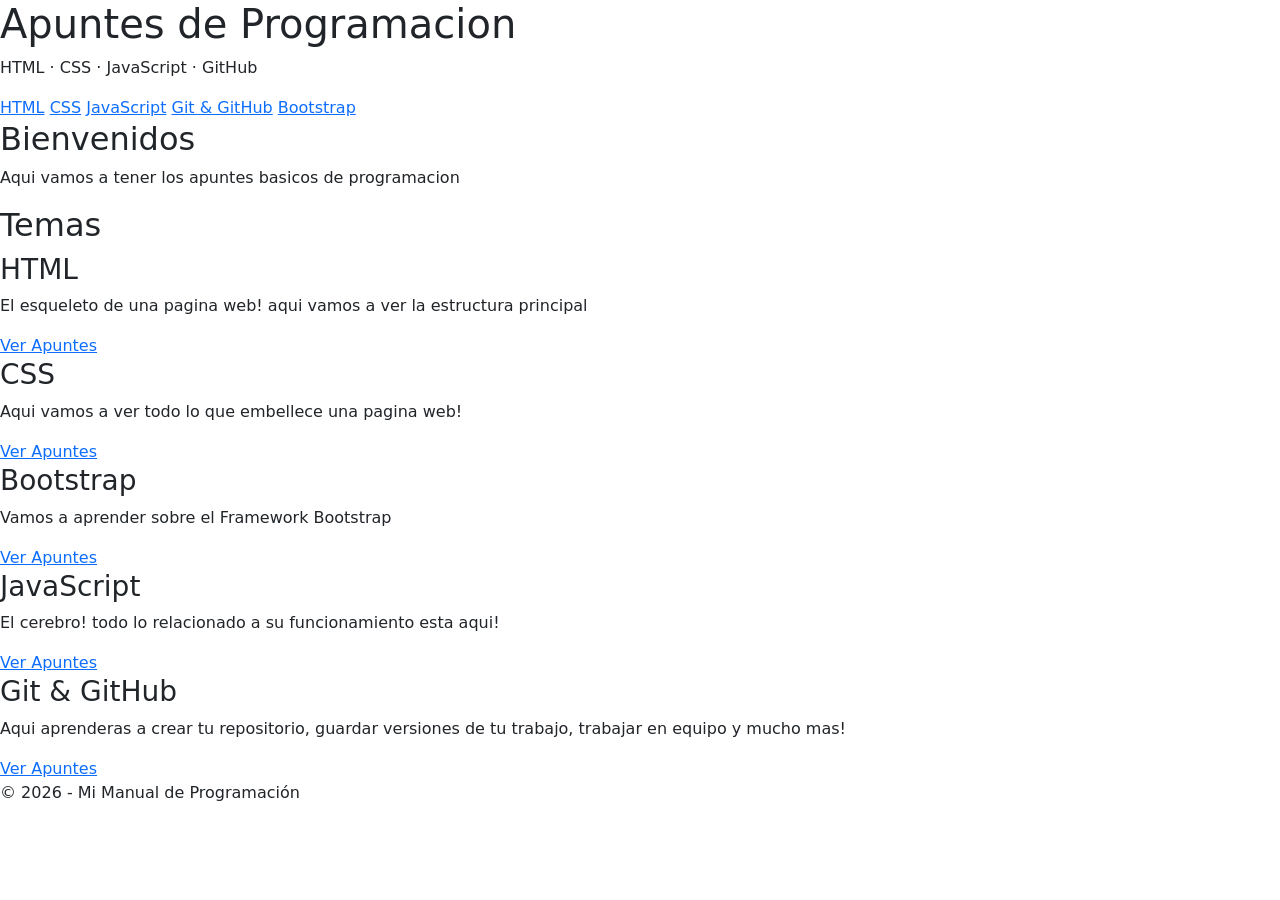
<file: index.html>
<!DOCTYPE html>
<html lang="es">
<head>
    <meta charset="UTF-8">
    <meta name="viewport" content="width=device-width, initial-scale=1.0">
    <title>Mi manual de Programacion</title>
    <link href="https://cdn.jsdelivr.net/npm/bootstrap@5.3.3/dist/css/bootstrap.min.css" rel="stylesheet">

</head>
<body>
    <header>
        <h1>Apuntes de Programacion</h1>
        <p>HTML · CSS · JavaScript · GitHub</p>
    </header>
    <nav>
<a href="html.html">HTML</a>
<a href="css.html">CSS</a>
<a href="javascript.html">JavaScript</a>
<a href="github.html">Git & GitHub</a>
<a href="bootstrap.html">Bootstrap</a>
    </nav>
<main>
<section>
    <h2>Bienvenidos</h2>
    <p>Aqui vamos a tener los apuntes basicos de programacion</p>
</section>

<section>
<h2>Temas</h2>

<article>
    <h3>HTML</h3>
    <p>El esqueleto de una pagina web! aqui vamos a ver la estructura principal</p>
    <a href="html.html">Ver Apuntes</a>
</article>

<article>
    <h3>CSS</h3>
    <p>Aqui vamos a ver todo lo que embellece una pagina web!</p>
    <a href="css.html">Ver Apuntes</a>
</article>

<article>
<h3>Bootstrap</h3>
<p>Vamos a aprender sobre el Framework Bootstrap</p>
<a href="bootstrap.html">Ver Apuntes</a>
</article>

<article>
    <h3>JavaScript</h3>
    <p>El cerebro! todo lo relacionado a su funcionamiento esta aqui!</p>
    <a href="javascript.html">Ver Apuntes</a>
</article>

<article>
    <h3>Git & GitHub</h3>
    <p>Aqui aprenderas a crear tu repositorio, guardar versiones de tu trabajo, trabajar en equipo y mucho mas!</p>
    <a href="github.html">Ver Apuntes</a>
</article>
</section>
</main>

<footer>
<p>
    &copy; 2026 - Mi Manual de Programación
</p>
</footer>
<script src="https://cdn.jsdelivr.net/npm/bootstrap@5.3.3/dist/js/bootstrap.bundle.min.js"></script>
</body>
</html>
</file>
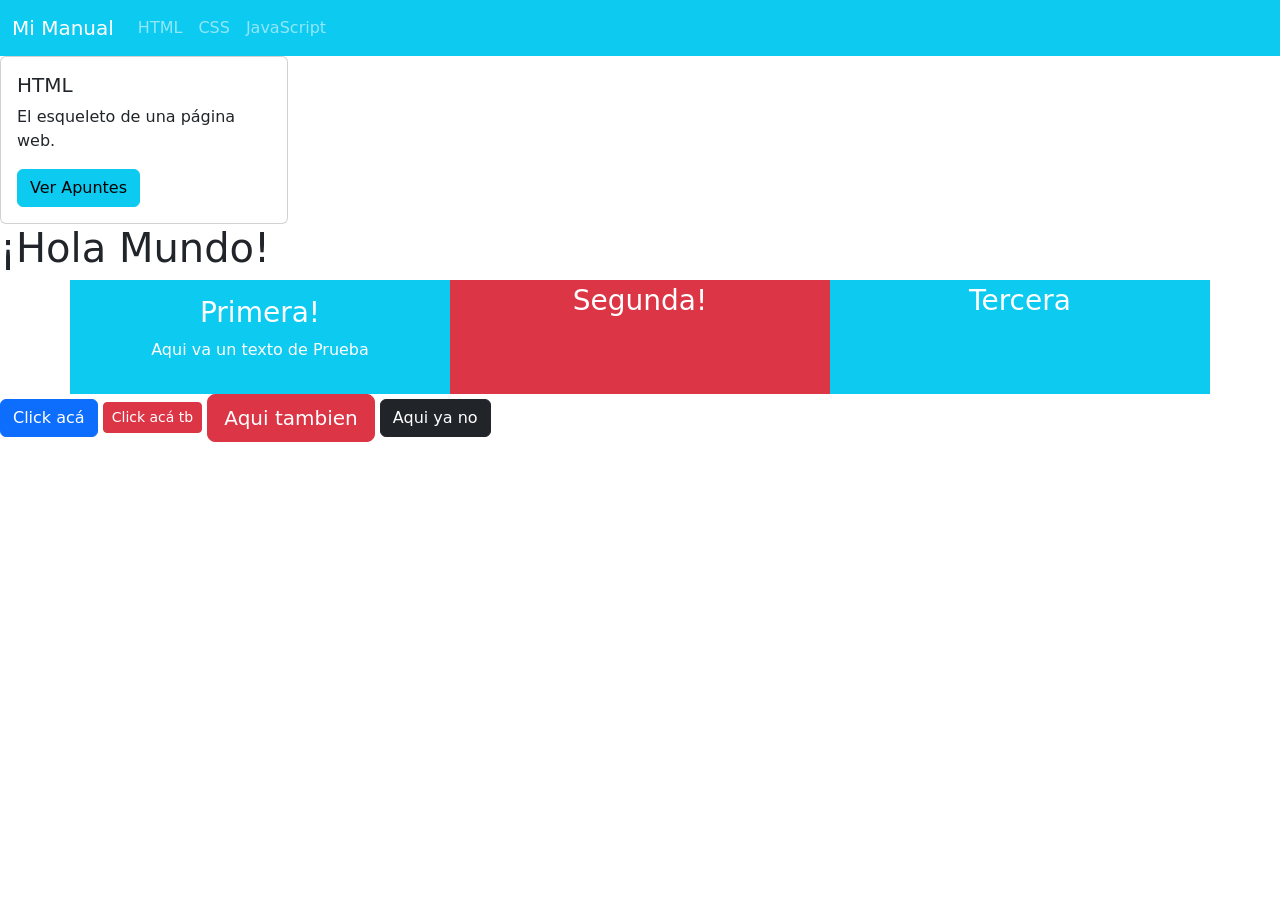
<file: bootstrap.html>
<!DOCTYPE html>
<html lang="es">
<head>
    <meta charset="UTF-8">
    <meta name="viewport" content="width=device-width, initial-scale=1.0">
    <title>Bootstrap</title>
  <!--  <link rel="stylesheet" href="style.css">-->
    <link href="https://cdn.jsdelivr.net/npm/bootstrap@5.3.3/dist/css/bootstrap.min.css" rel="stylesheet">

</head>
<body>
    <nav class="navbar navbar-expand-sm navbar-dark bg-info">
  <div class="container-fluid">
    <a class="navbar-brand" href="#">Mi Manual</a>
    
    <button class="navbar-toggler" type="button" data-bs-toggle="collapse" data-bs-target="#navbarNav">
      <span class="navbar-toggler-icon"></span>
    </button>

    <div class="collapse navbar-collapse" id="navbarNav">
      <ul class="navbar-nav">
        <li class="nav-item">
          <a class="nav-link" href="html.html">HTML</a>
        </li>
        <li class="nav-item">
          <a class="nav-link" href="css.html">CSS</a>
        </li>
        <li class="nav-item">
            <a class="nav-link" href="javascript.html">JavaScript</a>
        </li>   
      </ul>
    </div>
  </div>
</nav>
<div class="card" style="width: 18rem;">
  <div class="card-body">
    <h5 class="card-title">HTML</h5>
    <p class="card-text">El esqueleto de una página web.</p>
    <a href="html.html" class="btn btn-info">Ver Apuntes</a>
  </div>
</div>
    <h1>¡Hola Mundo!</h1>
  <div class="container">
    <div class="row">
        <div class="col-12 col-md-4 bg-info p-3 text-center text-white">
            <h3>Primera!</h3>
        <p>Aqui va un texto de Prueba</p></div>
        <div class="col-12 col-md-4 bg-danger text-white p-1 text-center">
            <h3>Segunda!</h3>
        </div>
        <div class="col-12 col-md-4 bg-info text-white p-1 text-center">
            <h3>Tercera</h3>
        </div>
    </div>
  </div>
  <button class="btn btn-primary">Click acá</button>
    <button class="btn btn-danger btn-sm">Click acá tb</button>
    <button class="btn btn-danger btn-lg">Aqui tambien</button>
    <button class="btn btn-dark btn-info">Aqui ya no</button>

    <script src="https://cdn.jsdelivr.net/npm/bootstrap@5.3.3/dist/js/bootstrap.bundle.min.js"></script>
</body>
</html>
</file>
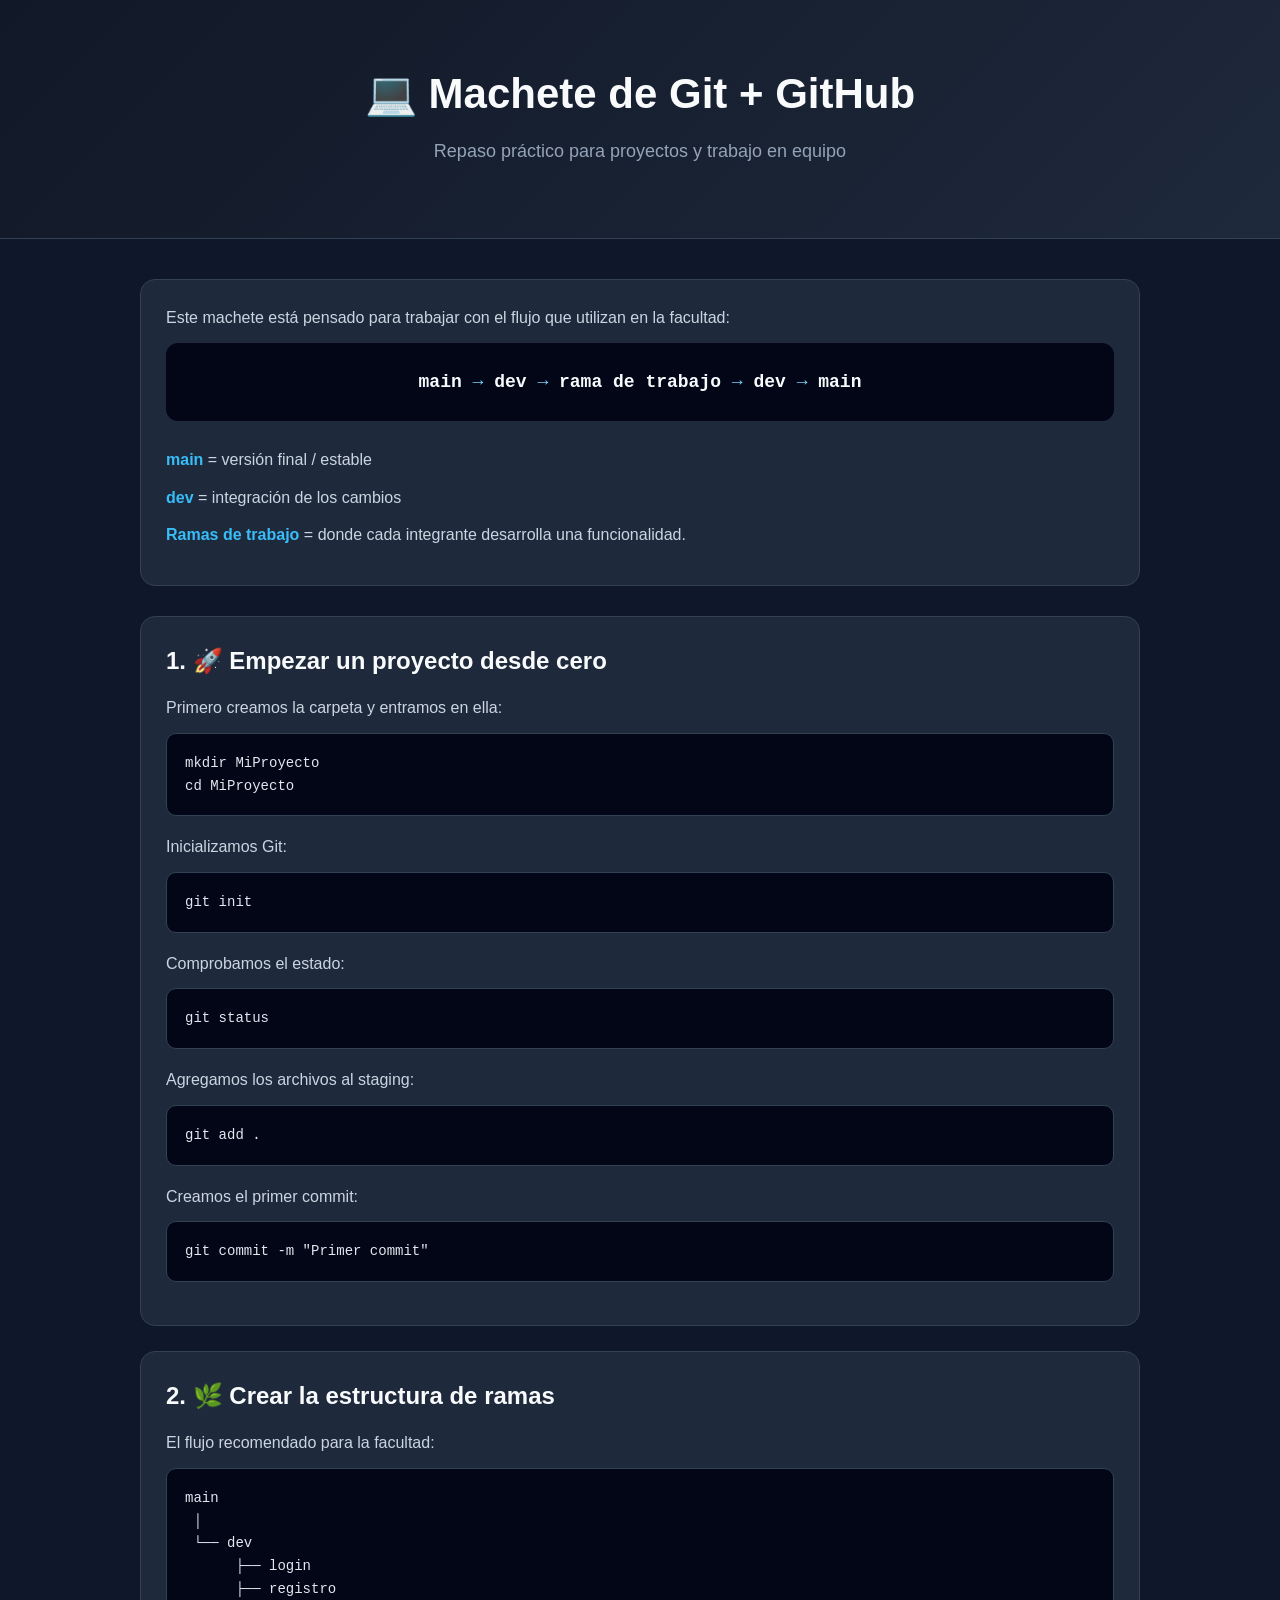
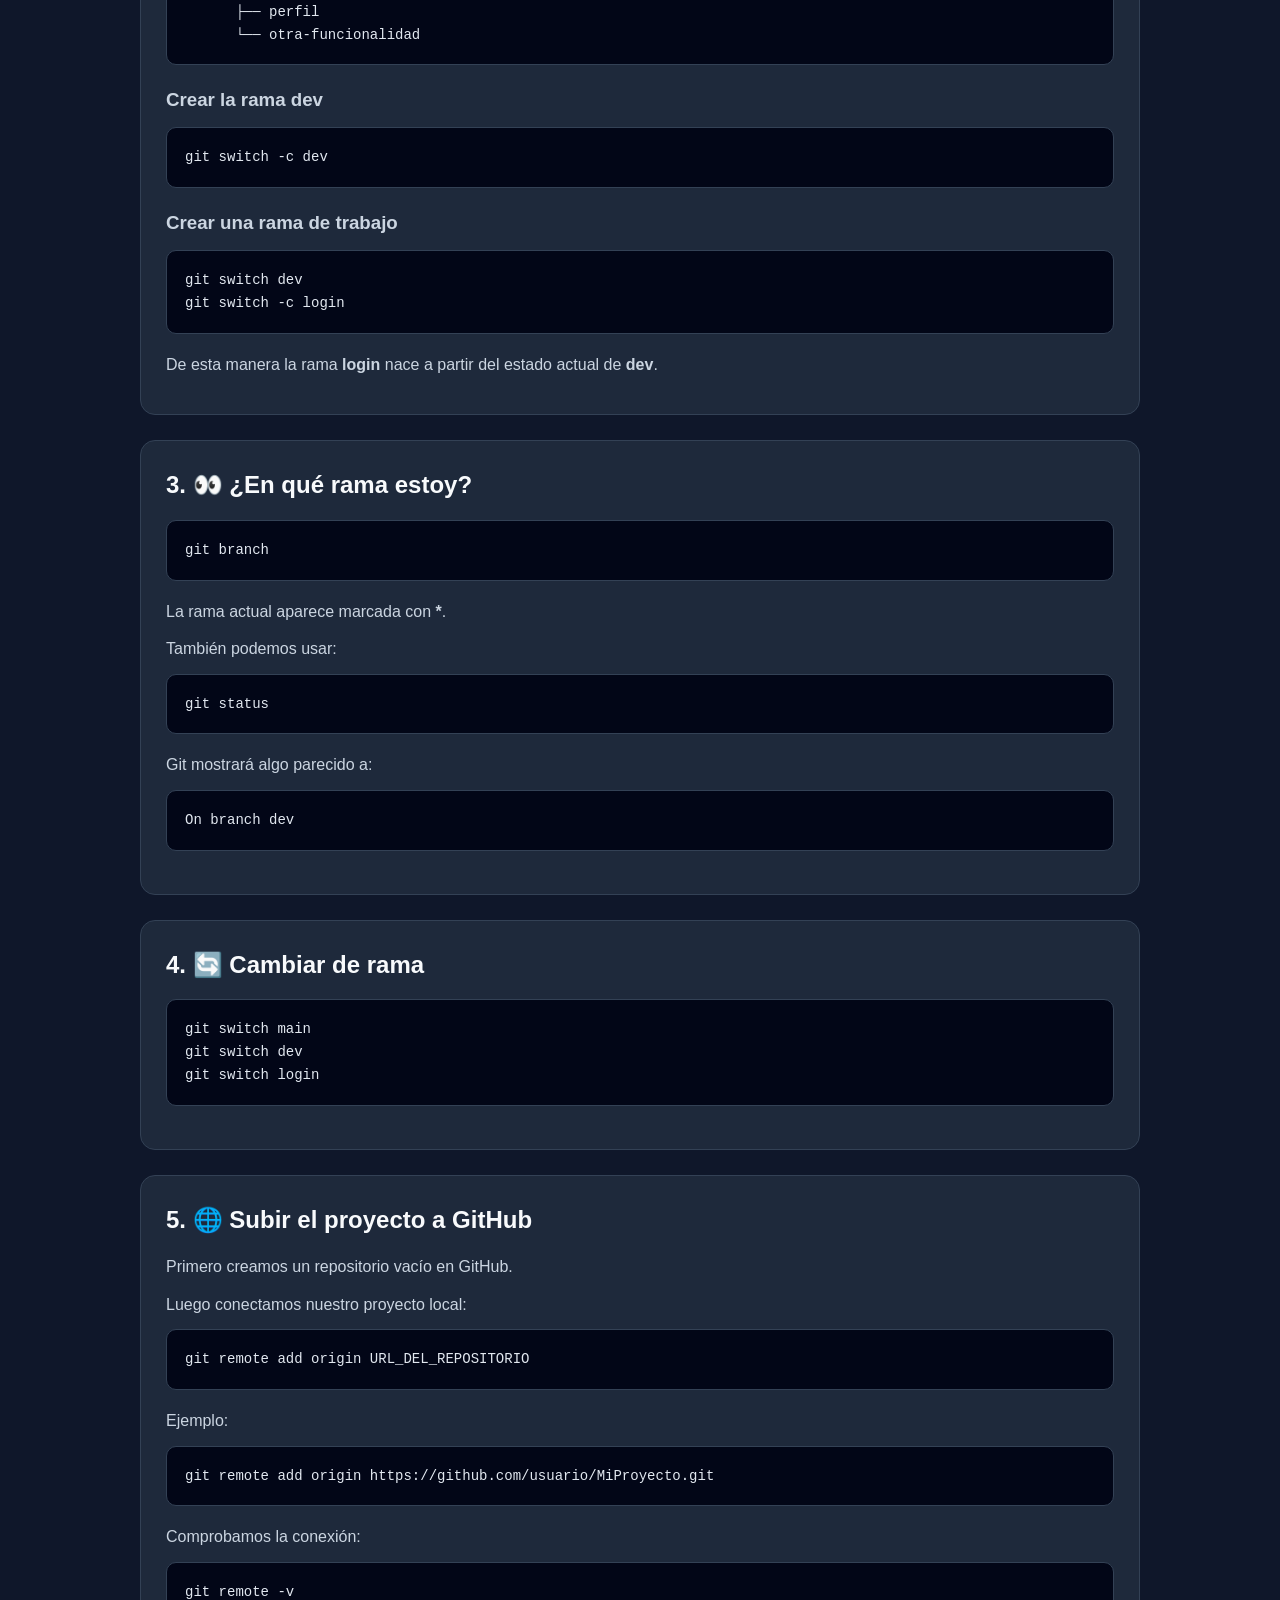
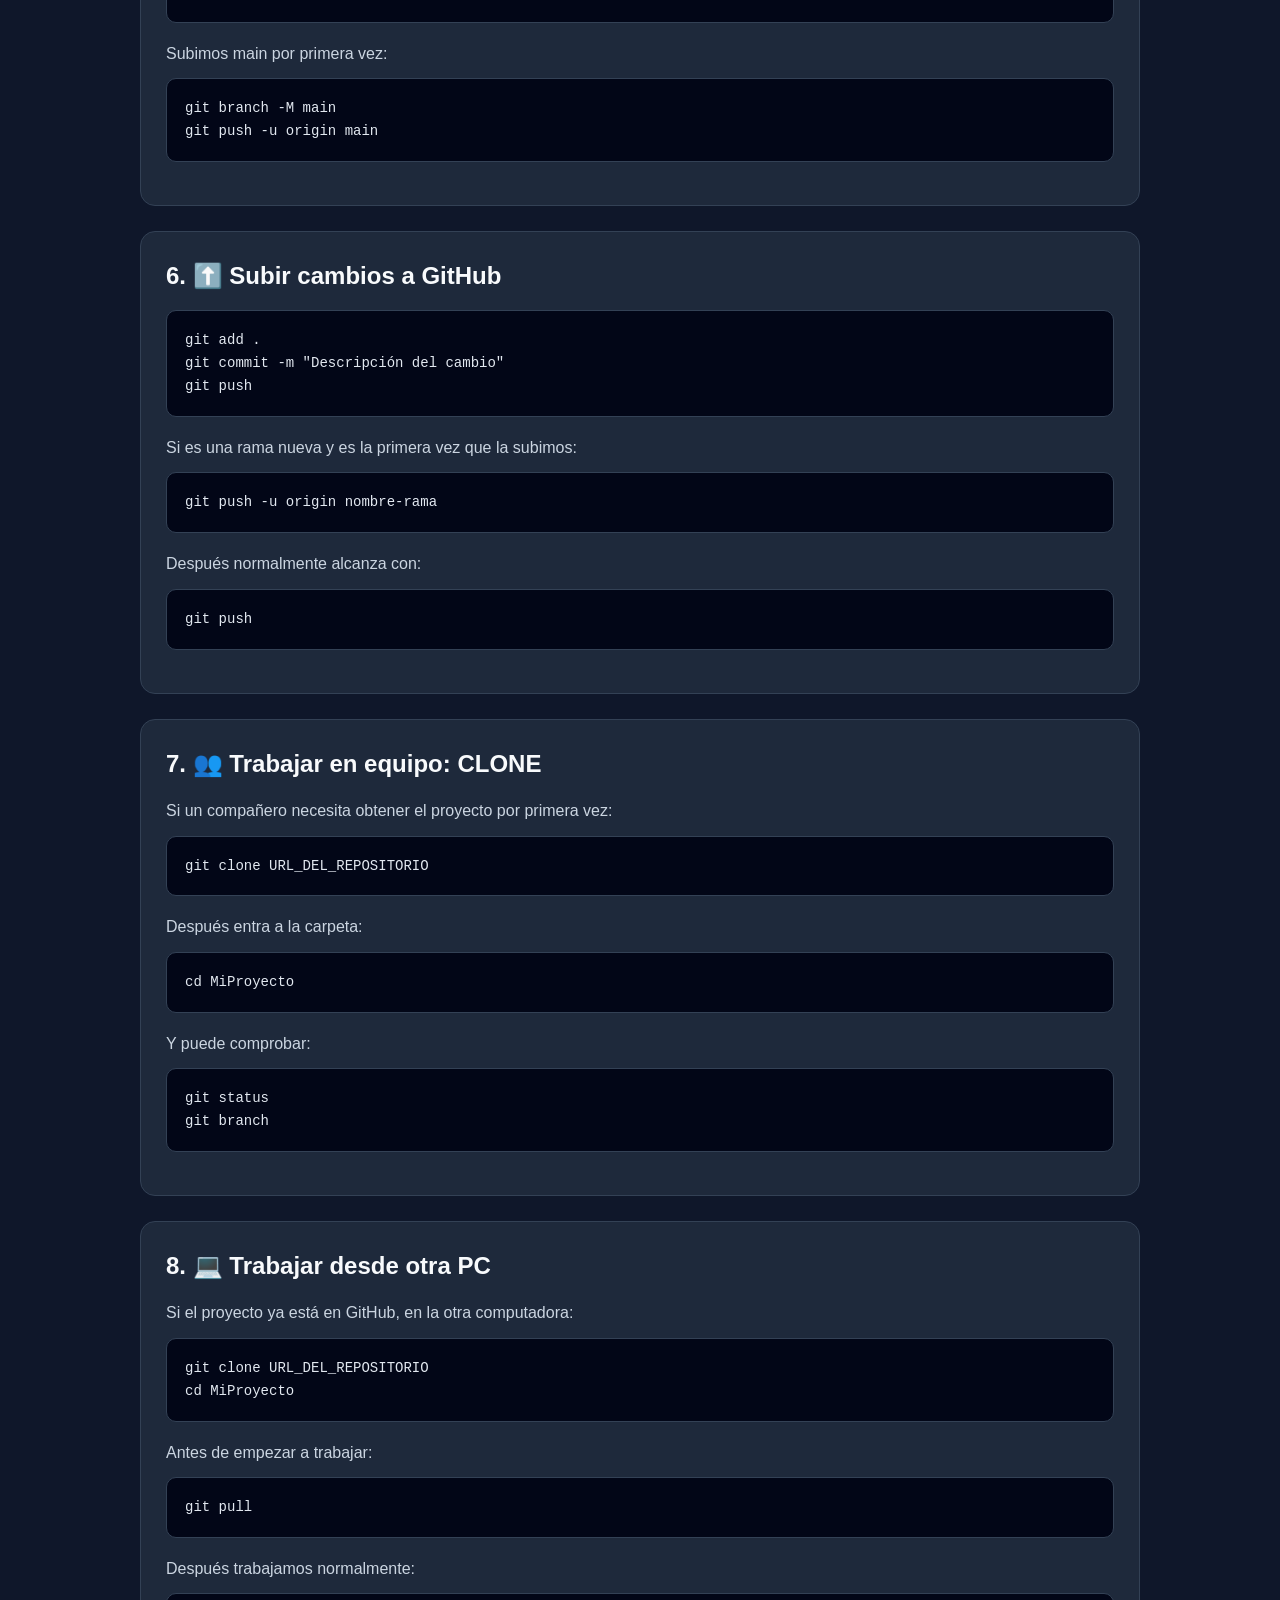
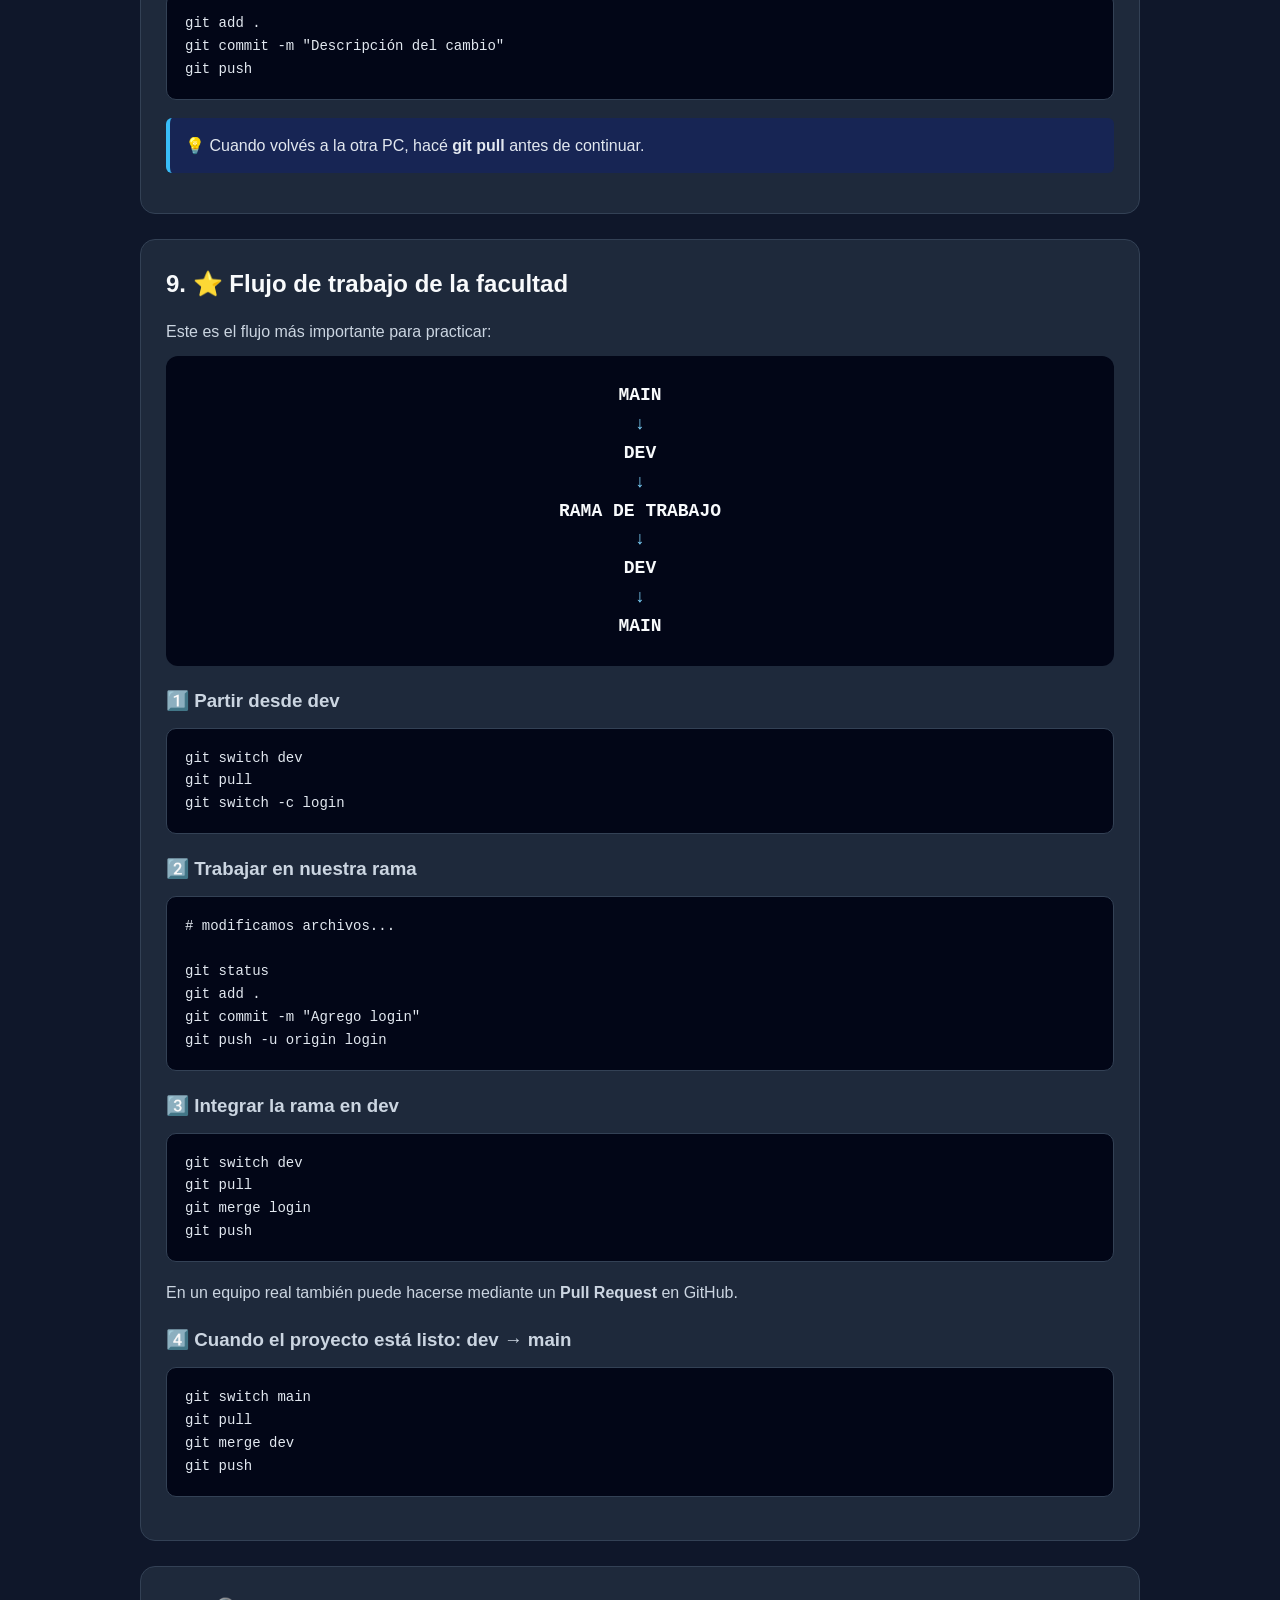
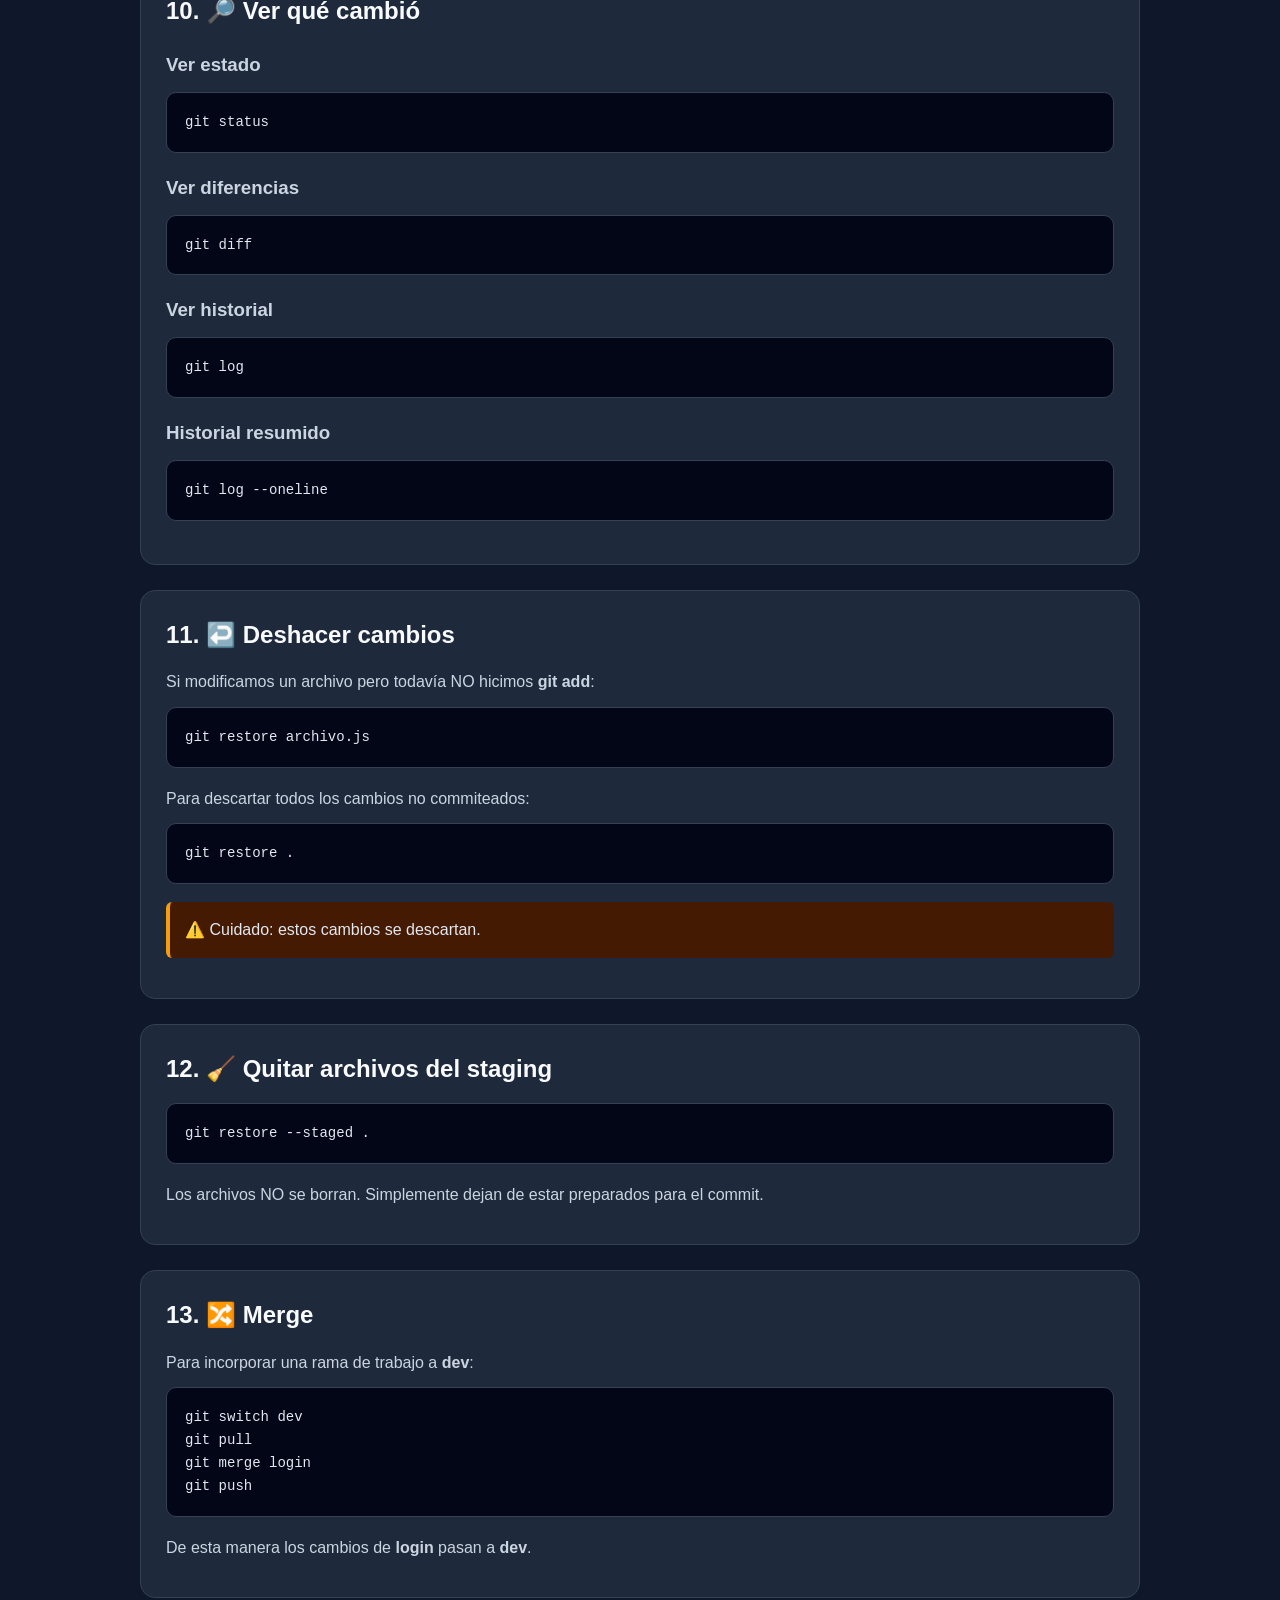
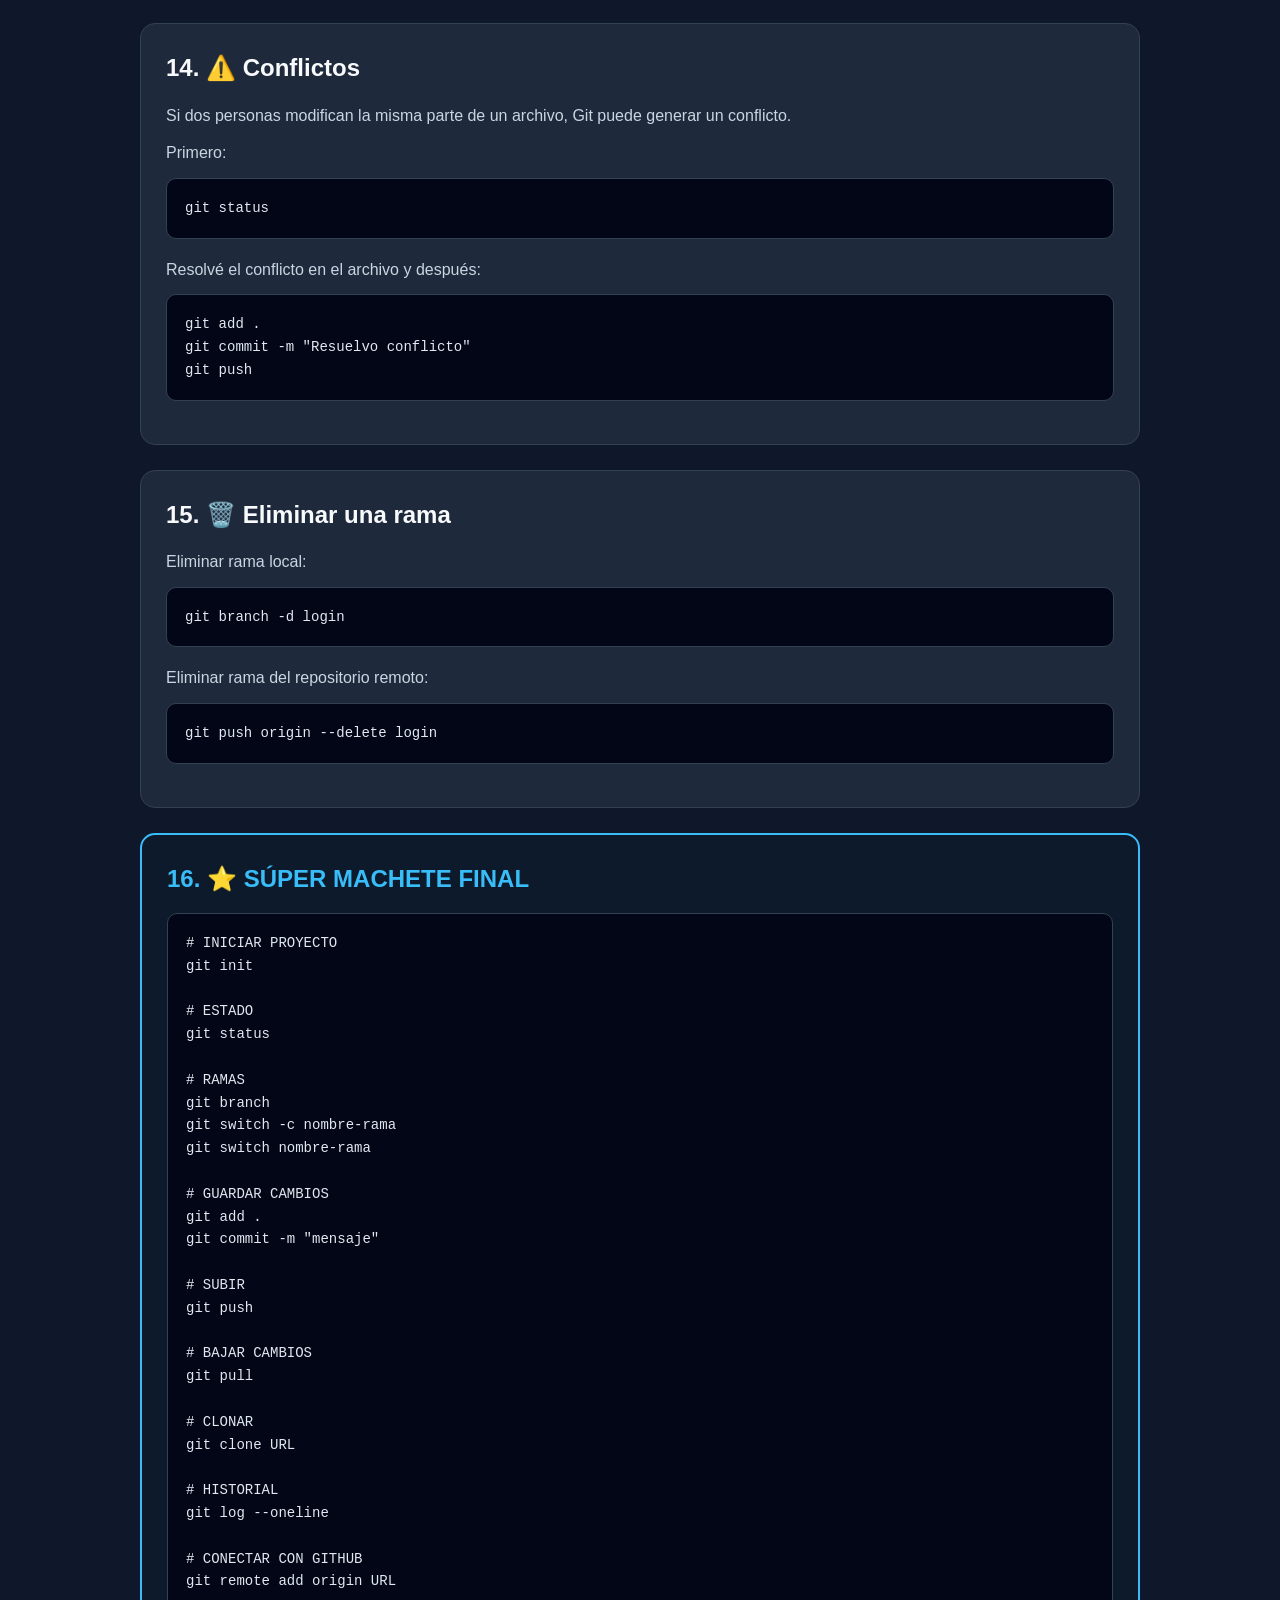
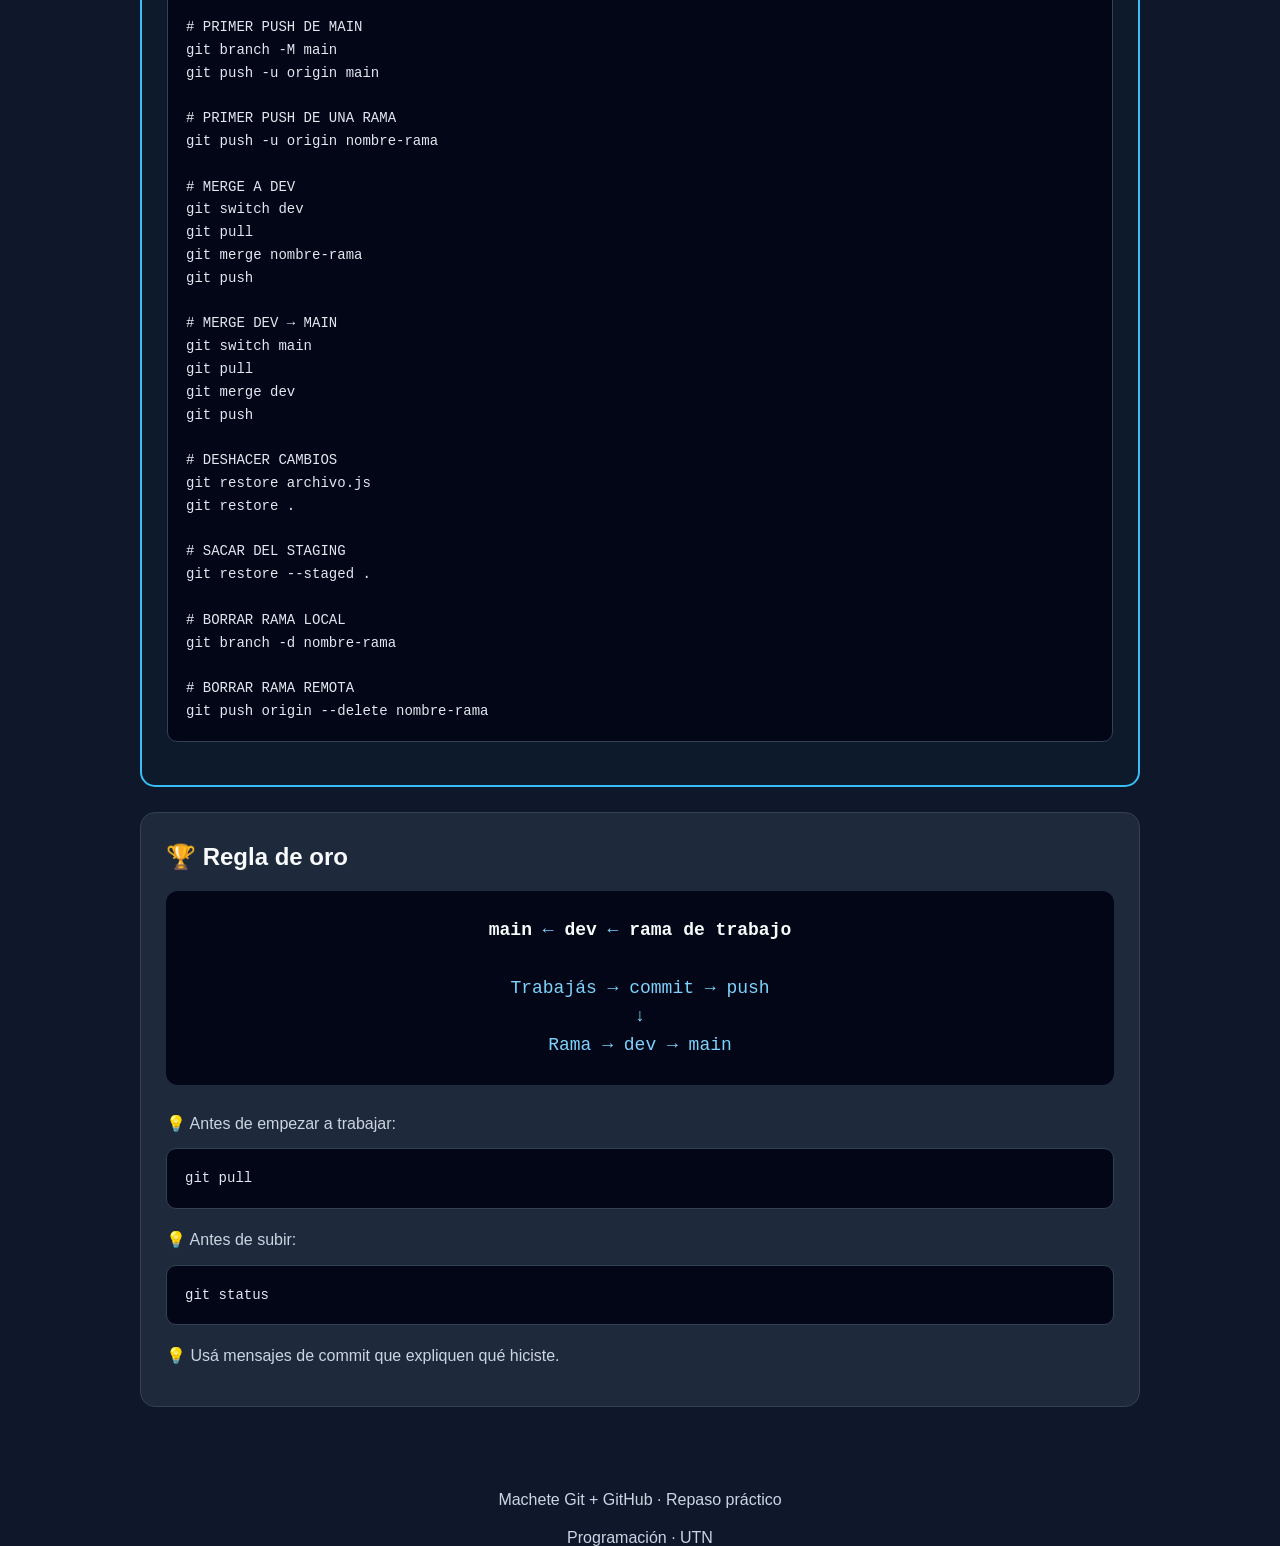
<file: github.html>
<!DOCTYPE html>
<html lang="es">
<head>
    <meta charset="UTF-8">
    <meta name="viewport" content="width=device-width, initial-scale=1.0">
    <title>Machete Git + GitHub</title>

    <style>
        * {
            box-sizing: border-box;
            margin: 0;
            padding: 0;
        }

        body {
            font-family: Arial, Helvetica, sans-serif;
            background: #0f172a;
            color: #e2e8f0;
            line-height: 1.6;
        }

        header {
            background: linear-gradient(135deg, #111827, #1e293b);
            text-align: center;
            padding: 60px 20px;
            border-bottom: 1px solid #334155;
        }

        header h1 {
            font-size: 42px;
            margin-bottom: 10px;
            color: #f8fafc;
        }

        header p {
            color: #94a3b8;
            font-size: 18px;
        }

        .container {
            width: 90%;
            max-width: 1000px;
            margin: 40px auto;
        }

        .intro {
            background: #1e293b;
            border: 1px solid #334155;
            border-radius: 15px;
            padding: 25px;
            margin-bottom: 30px;
        }

        .intro strong {
            color: #38bdf8;
        }

        .section {
            background: #1e293b;
            border: 1px solid #334155;
            border-radius: 15px;
            padding: 25px;
            margin-bottom: 25px;
        }

        h2 {
            color: #f8fafc;
            margin-bottom: 15px;
            font-size: 24px;
        }

        h3 {
            color: #cbd5e1;
            margin: 20px 0 10px;
        }

        p {
            margin-bottom: 12px;
            color: #cbd5e1;
        }

        code {
            color: #7dd3fc;
        }

        pre {
            background: #020617;
            border: 1px solid #334155;
            border-radius: 10px;
            padding: 18px;
            overflow-x: auto;
            margin: 12px 0 18px;
        }

        pre code {
            color: #e2e8f0;
            font-family: "Courier New", monospace;
            font-size: 14px;
        }

        .note {
            background: #172554;
            border-left: 4px solid #38bdf8;
            padding: 15px;
            border-radius: 6px;
            margin: 15px 0;
        }

        .warning {
            background: #451a03;
            border-left: 4px solid #f59e0b;
            padding: 15px;
            border-radius: 6px;
            margin: 15px 0;
        }

        .flow {
            background: #020617;
            border-radius: 12px;
            padding: 25px;
            text-align: center;
            font-family: monospace;
            font-size: 18px;
            color: #7dd3fc;
            overflow-x: auto;
        }

        .flow span {
            color: #f8fafc;
            font-weight: bold;
        }

        .super {
            border: 2px solid #38bdf8;
            background: #0c1a2b;
        }

        .super h2 {
            color: #38bdf8;
        }

        footer {
            text-align: center;
            padding: 40px;
            color: #64748b;
        }

        @media (max-width: 600px) {

            header h1 {
                font-size: 30px;
            }

            .container {
                width: 94%;
            }

            .section {
                padding: 18px;
            }

            pre code {
                font-size: 12px;
            }
        }
    </style>
</head>

<body>

<header>
    <h1>💻 Machete de Git + GitHub</h1>
    <p>Repaso práctico para proyectos y trabajo en equipo</p>
</header>


<div class="container">

    <!-- INTRO -->

    <div class="intro">

        <p>
            Este machete está pensado para trabajar con el flujo que utilizan
            en la facultad:
        </p>

        <div class="flow">
            <span>main</span>
            →
            <span>dev</span>
            →
            <span>rama de trabajo</span>
            →
            <span>dev</span>
            →
            <span>main</span>
        </div>

        <br>

        <p>
            <strong>main</strong> = versión final / estable
        </p>

        <p>
            <strong>dev</strong> = integración de los cambios
        </p>

        <p>
            <strong>Ramas de trabajo</strong> = donde cada integrante desarrolla
            una funcionalidad.
        </p>

    </div>


    <!-- 1 -->

    <div class="section">

        <h2>1. 🚀 Empezar un proyecto desde cero</h2>

        <p>
            Primero creamos la carpeta y entramos en ella:
        </p>

<pre><code>mkdir MiProyecto
cd MiProyecto</code></pre>

        <p>
            Inicializamos Git:
        </p>

<pre><code>git init</code></pre>

        <p>
            Comprobamos el estado:
        </p>

<pre><code>git status</code></pre>

        <p>
            Agregamos los archivos al staging:
        </p>

<pre><code>git add .</code></pre>

        <p>
            Creamos el primer commit:
        </p>

<pre><code>git commit -m "Primer commit"</code></pre>

    </div>


    <!-- 2 -->

    <div class="section">

        <h2>2. 🌿 Crear la estructura de ramas</h2>

        <p>
            El flujo recomendado para la facultad:
        </p>

<pre><code>main
 │
 └── dev
      ├── login
      ├── registro
      ├── perfil
      └── otra-funcionalidad</code></pre>

        <h3>Crear la rama dev</h3>

<pre><code>git switch -c dev</code></pre>

        <h3>Crear una rama de trabajo</h3>

<pre><code>git switch dev
git switch -c login</code></pre>

        <p>
            De esta manera la rama <strong>login</strong> nace a partir
            del estado actual de <strong>dev</strong>.
        </p>

    </div>


    <!-- 3 -->

    <div class="section">

        <h2>3. 👀 ¿En qué rama estoy?</h2>

<pre><code>git branch</code></pre>

        <p>
            La rama actual aparece marcada con <strong>*</strong>.
        </p>

        <p>
            También podemos usar:
        </p>

<pre><code>git status</code></pre>

        <p>
            Git mostrará algo parecido a:
        </p>

<pre><code>On branch dev</code></pre>

    </div>


    <!-- 4 -->

    <div class="section">

        <h2>4. 🔄 Cambiar de rama</h2>

<pre><code>git switch main
git switch dev
git switch login</code></pre>

    </div>


    <!-- 5 -->

    <div class="section">

        <h2>5. 🌐 Subir el proyecto a GitHub</h2>

        <p>
            Primero creamos un repositorio vacío en GitHub.
        </p>

        <p>
            Luego conectamos nuestro proyecto local:
        </p>

<pre><code>git remote add origin URL_DEL_REPOSITORIO</code></pre>

        <p>
            Ejemplo:
        </p>

<pre><code>git remote add origin https://github.com/usuario/MiProyecto.git</code></pre>

        <p>
            Comprobamos la conexión:
        </p>

<pre><code>git remote -v</code></pre>

        <p>
            Subimos main por primera vez:
        </p>

<pre><code>git branch -M main
git push -u origin main</code></pre>

    </div>


    <!-- 6 -->

    <div class="section">

        <h2>6. ⬆️ Subir cambios a GitHub</h2>

<pre><code>git add .
git commit -m "Descripción del cambio"
git push</code></pre>

        <p>
            Si es una rama nueva y es la primera vez que la subimos:
        </p>

<pre><code>git push -u origin nombre-rama</code></pre>

        <p>
            Después normalmente alcanza con:
        </p>

<pre><code>git push</code></pre>

    </div>


    <!-- 7 -->

    <div class="section">

        <h2>7. 👥 Trabajar en equipo: CLONE</h2>

        <p>
            Si un compañero necesita obtener el proyecto por primera vez:
        </p>

<pre><code>git clone URL_DEL_REPOSITORIO</code></pre>

        <p>
            Después entra a la carpeta:
        </p>

<pre><code>cd MiProyecto</code></pre>

        <p>
            Y puede comprobar:
        </p>

<pre><code>git status
git branch</code></pre>

    </div>


    <!-- 8 -->

    <div class="section">

        <h2>8. 💻 Trabajar desde otra PC</h2>

        <p>
            Si el proyecto ya está en GitHub, en la otra computadora:
        </p>

<pre><code>git clone URL_DEL_REPOSITORIO
cd MiProyecto</code></pre>

        <p>
            Antes de empezar a trabajar:
        </p>

<pre><code>git pull</code></pre>

        <p>
            Después trabajamos normalmente:
        </p>

<pre><code>git add .
git commit -m "Descripción del cambio"
git push</code></pre>

        <div class="note">
            💡 Cuando volvés a la otra PC, hacé
            <strong>git pull</strong> antes de continuar.
        </div>

    </div>


    <!-- 9 -->

    <div class="section">

        <h2>9. ⭐ Flujo de trabajo de la facultad</h2>

        <p>
            Este es el flujo más importante para practicar:
        </p>

        <div class="flow">

            <span>MAIN</span>
            <br>
            ↓
            <br>
            <span>DEV</span>
            <br>
            ↓
            <br>
            <span>RAMA DE TRABAJO</span>
            <br>
            ↓
            <br>
            <span>DEV</span>
            <br>
            ↓
            <br>
            <span>MAIN</span>

        </div>


        <h3>1️⃣ Partir desde dev</h3>

<pre><code>git switch dev
git pull
git switch -c login</code></pre>


        <h3>2️⃣ Trabajar en nuestra rama</h3>

<pre><code># modificamos archivos...

git status
git add .
git commit -m "Agrego login"
git push -u origin login</code></pre>


        <h3>3️⃣ Integrar la rama en dev</h3>

<pre><code>git switch dev
git pull
git merge login
git push</code></pre>


        <p>
            En un equipo real también puede hacerse mediante un
            <strong>Pull Request</strong> en GitHub.
        </p>


        <h3>4️⃣ Cuando el proyecto está listo: dev → main</h3>

<pre><code>git switch main
git pull
git merge dev
git push</code></pre>

    </div>


    <!-- 10 -->

    <div class="section">

        <h2>10. 🔎 Ver qué cambió</h2>

        <h3>Ver estado</h3>

<pre><code>git status</code></pre>

        <h3>Ver diferencias</h3>

<pre><code>git diff</code></pre>

        <h3>Ver historial</h3>

<pre><code>git log</code></pre>

        <h3>Historial resumido</h3>

<pre><code>git log --oneline</code></pre>

    </div>


    <!-- 11 -->

    <div class="section">

        <h2>11. ↩️ Deshacer cambios</h2>

        <p>
            Si modificamos un archivo pero todavía NO hicimos
            <strong>git add</strong>:
        </p>

<pre><code>git restore archivo.js</code></pre>

        <p>
            Para descartar todos los cambios no commiteados:
        </p>

<pre><code>git restore .</code></pre>

        <div class="warning">
            ⚠️ Cuidado: estos cambios se descartan.
        </div>

    </div>


    <!-- 12 -->

    <div class="section">

        <h2>12. 🧹 Quitar archivos del staging</h2>

<pre><code>git restore --staged .</code></pre>

        <p>
            Los archivos NO se borran.
            Simplemente dejan de estar preparados para el commit.
        </p>

    </div>


    <!-- 13 -->

    <div class="section">

        <h2>13. 🔀 Merge</h2>

        <p>
            Para incorporar una rama de trabajo a <strong>dev</strong>:
        </p>

<pre><code>git switch dev
git pull
git merge login
git push</code></pre>

        <p>
            De esta manera los cambios de <strong>login</strong>
            pasan a <strong>dev</strong>.
        </p>

    </div>


    <!-- 14 -->

    <div class="section">

        <h2>14. ⚠️ Conflictos</h2>

        <p>
            Si dos personas modifican la misma parte de un archivo,
            Git puede generar un conflicto.
        </p>

        <p>
            Primero:
        </p>

<pre><code>git status</code></pre>

        <p>
            Resolvé el conflicto en el archivo y después:
        </p>

<pre><code>git add .
git commit -m "Resuelvo conflicto"
git push</code></pre>

    </div>


    <!-- 15 -->

    <div class="section">

        <h2>15. 🗑️ Eliminar una rama</h2>

        <p>
            Eliminar rama local:
        </p>

<pre><code>git branch -d login</code></pre>

        <p>
            Eliminar rama del repositorio remoto:
        </p>

<pre><code>git push origin --delete login</code></pre>

    </div>


    <!-- SUPER MACHETE -->

    <div class="section super">

        <h2>16. ⭐ SÚPER MACHETE FINAL</h2>

<pre><code># INICIAR PROYECTO
git init

# ESTADO
git status

# RAMAS
git branch
git switch -c nombre-rama
git switch nombre-rama

# GUARDAR CAMBIOS
git add .
git commit -m "mensaje"

# SUBIR
git push

# BAJAR CAMBIOS
git pull

# CLONAR
git clone URL

# HISTORIAL
git log --oneline

# CONECTAR CON GITHUB
git remote add origin URL

# PRIMER PUSH DE MAIN
git branch -M main
git push -u origin main

# PRIMER PUSH DE UNA RAMA
git push -u origin nombre-rama

# MERGE A DEV
git switch dev
git pull
git merge nombre-rama
git push

# MERGE DEV → MAIN
git switch main
git pull
git merge dev
git push

# DESHACER CAMBIOS
git restore archivo.js
git restore .

# SACAR DEL STAGING
git restore --staged .

# BORRAR RAMA LOCAL
git branch -d nombre-rama

# BORRAR RAMA REMOTA
git push origin --delete nombre-rama</code></pre>

    </div>


    <!-- REGLA DE ORO -->

    <div class="section">

        <h2>🏆 Regla de oro</h2>

        <div class="flow">

            <span>main</span>
            ←
            <span>dev</span>
            ←
            <span>rama de trabajo</span>

            <br><br>

            Trabajás
            →
            commit
            →
            push

            <br>

            ↓

            <br>

            Rama
            →
            dev
            →
            main

        </div>

        <br>

        <p>
            💡 Antes de empezar a trabajar:
        </p>

<pre><code>git pull</code></pre>

        <p>
            💡 Antes de subir:
        </p>

<pre><code>git status</code></pre>

        <p>
            💡 Usá mensajes de commit que expliquen qué hiciste.
        </p>

    </div>

</div>


<footer>
    <p>Machete Git + GitHub · Repaso práctico</p>
    <p>Programación · UTN</p>
</footer>

</body>
</html>
</file>
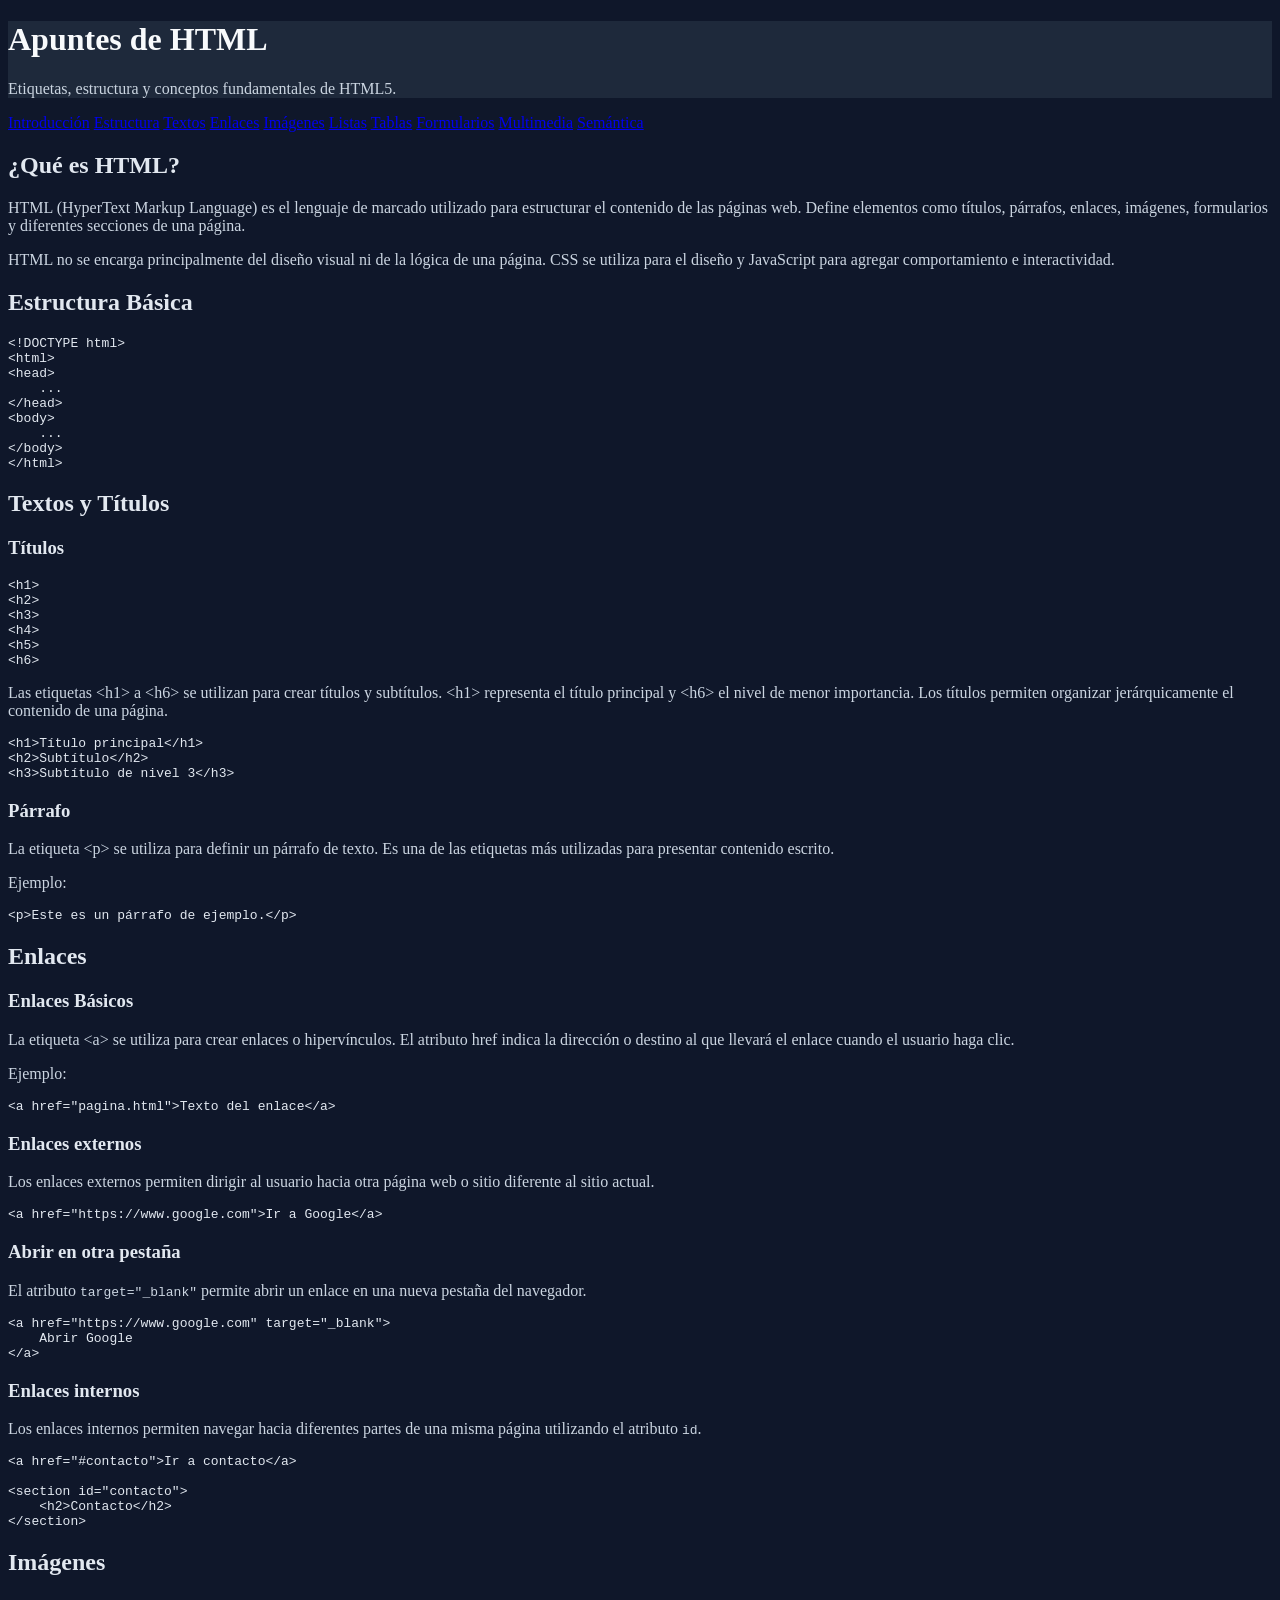
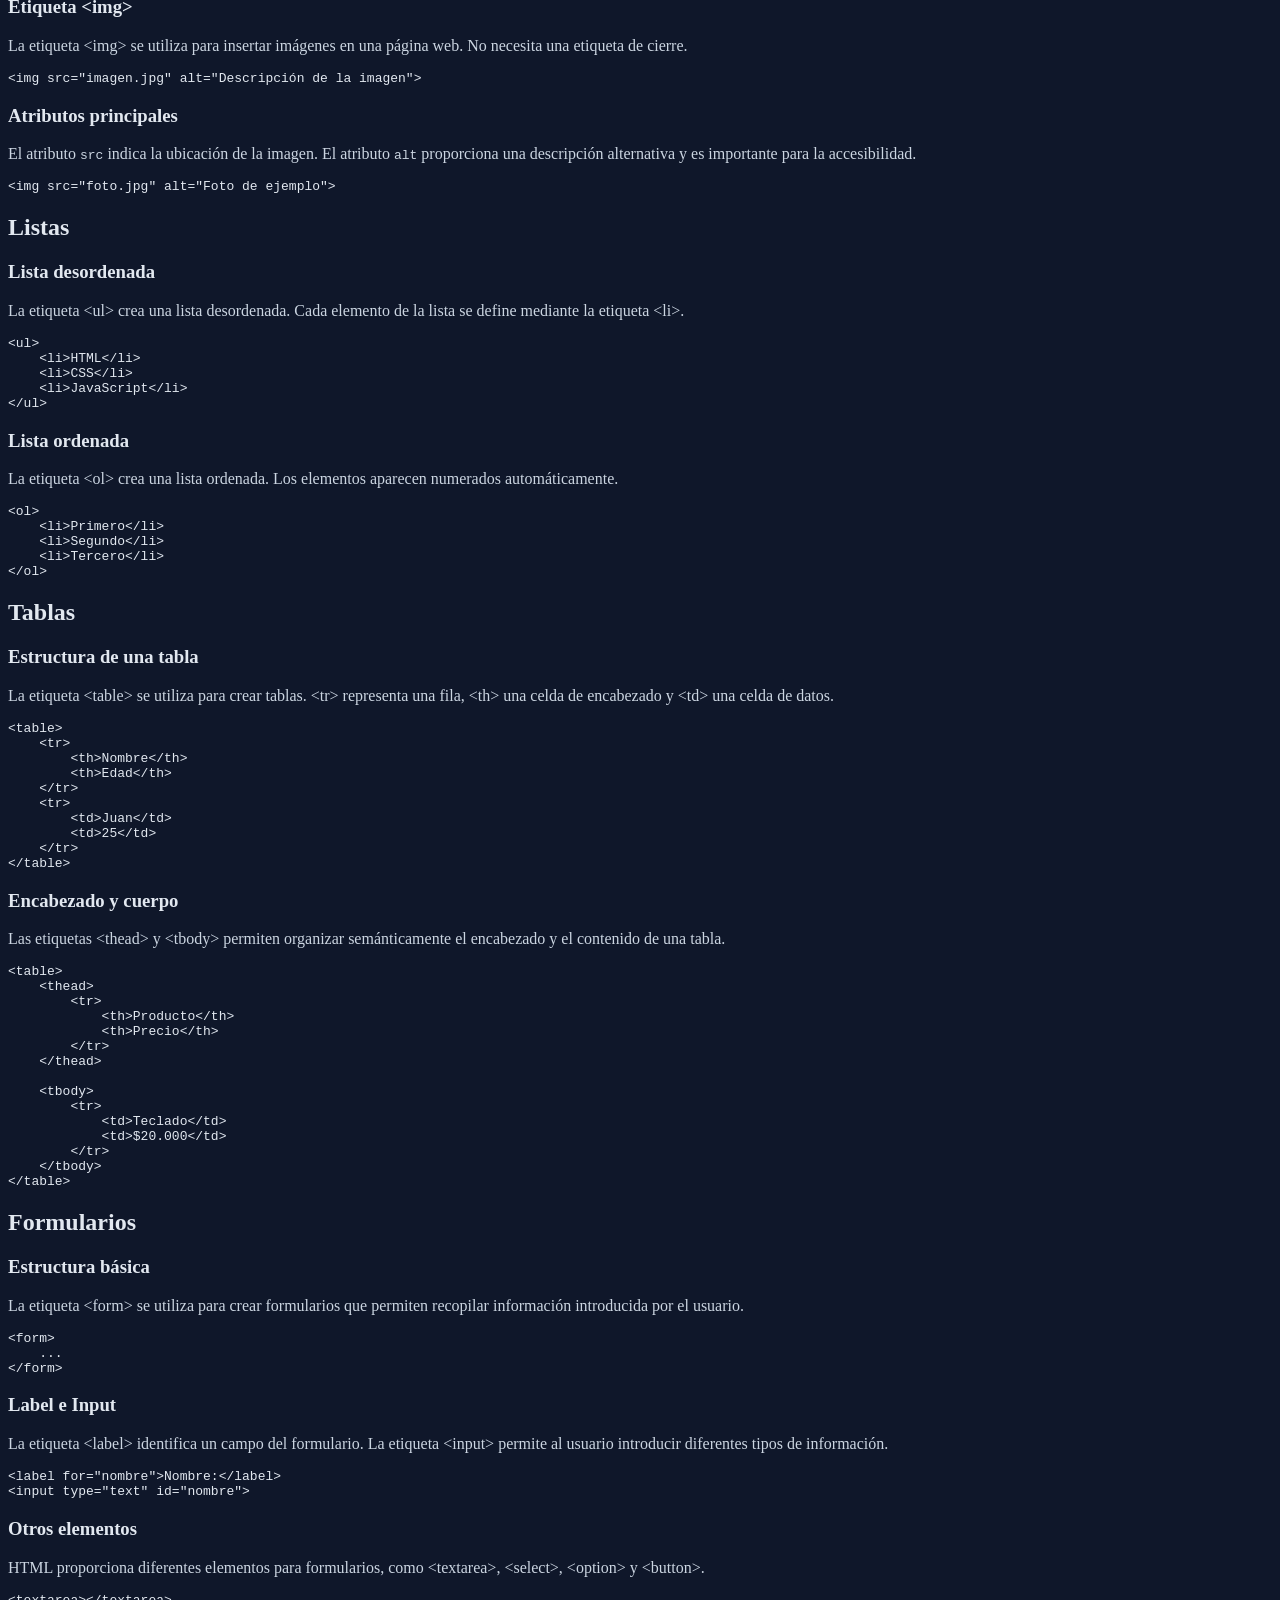
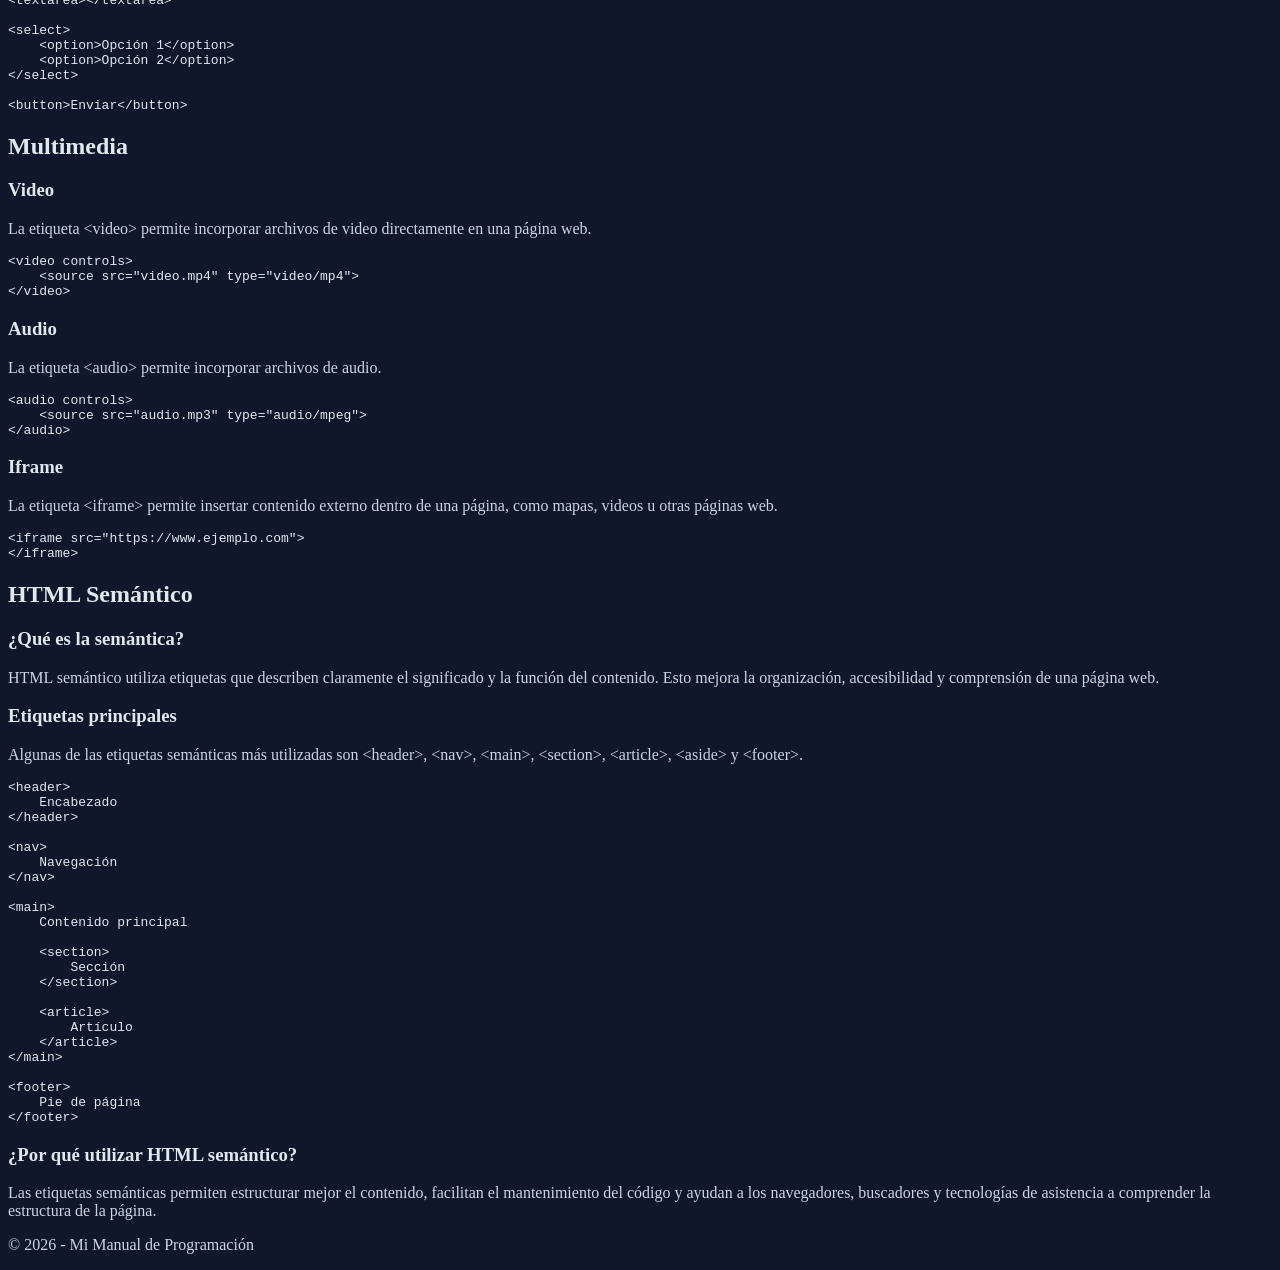
<file: html.html>
<!DOCTYPE html>
<html lang="es">

<head>
    <meta charset="UTF-8">
    <meta name="viewport" content="width=device-width, initial-scale=1.0">
    <title>HTML</title>
    <link rel="stylesheet" href="style.css">
</head>

<body>

    <!-- ENCABEZADO -->
    <header>
        <h1>Apuntes de HTML</h1>
        <p>Etiquetas, estructura y conceptos fundamentales de HTML5.</p>
    </header>


    <!-- NAVEGACIÓN -->
    <nav>
        <a href="#introduccion">Introducción</a>
        <a href="#estructura">Estructura</a>
        <a href="#textos">Textos</a>
        <a href="#enlaces">Enlaces</a>
        <a href="#imagenes">Imágenes</a>
        <a href="#listas">Listas</a>
        <a href="#tablas">Tablas</a>
        <a href="#formularios">Formularios</a>
        <a href="#multimedia">Multimedia</a>
        <a href="#semantica">Semántica</a>
    </nav>


    <!-- CONTENIDO PRINCIPAL -->
    <main>


        <!-- INTRODUCCIÓN -->
        <section id="introduccion">

            <h2>¿Qué es HTML?</h2>

            <p>
                HTML (HyperText Markup Language) es el lenguaje de marcado utilizado
                para estructurar el contenido de las páginas web. Define elementos
                como títulos, párrafos, enlaces, imágenes, formularios y diferentes
                secciones de una página.
            </p>

            <p>
                HTML no se encarga principalmente del diseño visual ni de la lógica
                de una página. CSS se utiliza para el diseño y JavaScript para
                agregar comportamiento e interactividad.
            </p>

        </section>


        <!-- ESTRUCTURA BÁSICA -->
        <section id="estructura">

            <h2>Estructura Básica</h2>

            <pre><code>&lt;!DOCTYPE html&gt;
&lt;html&gt;
&lt;head&gt;
    ...
&lt;/head&gt;
&lt;body&gt;
    ...
&lt;/body&gt;
&lt;/html&gt;</code></pre>

        </section>


        <!-- TEXTOS Y TÍTULOS -->
        <section id="textos">

            <h2>Textos y Títulos</h2>

            <article>

                <h3>Títulos</h3>

                <pre><code>&lt;h1&gt;
&lt;h2&gt;
&lt;h3&gt;
&lt;h4&gt;
&lt;h5&gt;
&lt;h6&gt;</code></pre>

                <p>
                    Las etiquetas &lt;h1&gt; a &lt;h6&gt; se utilizan para crear títulos
                    y subtítulos. &lt;h1&gt; representa el título principal y
                    &lt;h6&gt; el nivel de menor importancia. Los títulos permiten
                    organizar jerárquicamente el contenido de una página.
                </p>

                <pre><code>&lt;h1&gt;Título principal&lt;/h1&gt;
&lt;h2&gt;Subtítulo&lt;/h2&gt;
&lt;h3&gt;Subtítulo de nivel 3&lt;/h3&gt;</code></pre>

            </article>


            <article>

                <h3>Párrafo</h3>

                <p>
                    La etiqueta &lt;p&gt; se utiliza para definir un párrafo de texto.
                    Es una de las etiquetas más utilizadas para presentar contenido
                    escrito.
                </p>

                <p>Ejemplo:</p>

                <pre><code>&lt;p&gt;Este es un párrafo de ejemplo.&lt;/p&gt;</code></pre>

            </article>

        </section>


        <!-- ENLACES -->
        <section id="enlaces">

            <h2>Enlaces</h2>

            <article>

                <h3>Enlaces Básicos</h3>

                <p>
                    La etiqueta &lt;a&gt; se utiliza para crear enlaces o hipervínculos.
                    El atributo href indica la dirección o destino al que llevará el
                    enlace cuando el usuario haga clic.
                </p>

                <p>Ejemplo:</p>

                <pre><code>&lt;a href="pagina.html"&gt;Texto del enlace&lt;/a&gt;</code></pre>

            </article>


            <article>

                <h3>Enlaces externos</h3>

                <p>
                    Los enlaces externos permiten dirigir al usuario hacia otra
                    página web o sitio diferente al sitio actual.
                </p>

                <pre><code>&lt;a href="https://www.google.com"&gt;Ir a Google&lt;/a&gt;</code></pre>

            </article>


            <article>

                <h3>Abrir en otra pestaña</h3>

                <p>
                    El atributo <code>target="_blank"</code> permite abrir un enlace
                    en una nueva pestaña del navegador.
                </p>

                <pre><code>&lt;a href="https://www.google.com" target="_blank"&gt;
    Abrir Google
&lt;/a&gt;</code></pre>

            </article>


            <article>

                <h3>Enlaces internos</h3>

                <p>
                    Los enlaces internos permiten navegar hacia diferentes partes
                    de una misma página utilizando el atributo <code>id</code>.
                </p>

                <pre><code>&lt;a href="#contacto"&gt;Ir a contacto&lt;/a&gt;

&lt;section id="contacto"&gt;
    &lt;h2&gt;Contacto&lt;/h2&gt;
&lt;/section&gt;</code></pre>

            </article>

        </section>


        <!-- IMÁGENES -->
        <section id="imagenes">

            <h2>Imágenes</h2>

            <article>

                <h3>Etiqueta &lt;img&gt;</h3>

                <p>
                    La etiqueta &lt;img&gt; se utiliza para insertar imágenes en una
                    página web. No necesita una etiqueta de cierre.
                </p>

                <pre><code>&lt;img src="imagen.jpg" alt="Descripción de la imagen"&gt;</code></pre>

            </article>


            <article>

                <h3>Atributos principales</h3>

                <p>
                    El atributo <code>src</code> indica la ubicación de la imagen.
                    El atributo <code>alt</code> proporciona una descripción
                    alternativa y es importante para la accesibilidad.
                </p>

                <pre><code>&lt;img src="foto.jpg" alt="Foto de ejemplo"&gt;</code></pre>

            </article>

        </section>


        <!-- LISTAS -->
        <section id="listas">

            <h2>Listas</h2>

            <article>

                <h3>Lista desordenada</h3>

                <p>
                    La etiqueta &lt;ul&gt; crea una lista desordenada. Cada elemento
                    de la lista se define mediante la etiqueta &lt;li&gt;.
                </p>

                <pre><code>&lt;ul&gt;
    &lt;li&gt;HTML&lt;/li&gt;
    &lt;li&gt;CSS&lt;/li&gt;
    &lt;li&gt;JavaScript&lt;/li&gt;
&lt;/ul&gt;</code></pre>

            </article>


            <article>

                <h3>Lista ordenada</h3>

                <p>
                    La etiqueta &lt;ol&gt; crea una lista ordenada. Los elementos
                    aparecen numerados automáticamente.
                </p>

                <pre><code>&lt;ol&gt;
    &lt;li&gt;Primero&lt;/li&gt;
    &lt;li&gt;Segundo&lt;/li&gt;
    &lt;li&gt;Tercero&lt;/li&gt;
&lt;/ol&gt;</code></pre>

            </article>

        </section>


        <!-- TABLAS -->
        <section id="tablas">

            <h2>Tablas</h2>

            <article>

                <h3>Estructura de una tabla</h3>

                <p>
                    La etiqueta &lt;table&gt; se utiliza para crear tablas.
                    &lt;tr&gt; representa una fila, &lt;th&gt; una celda de
                    encabezado y &lt;td&gt; una celda de datos.
                </p>

                <pre><code>&lt;table&gt;
    &lt;tr&gt;
        &lt;th&gt;Nombre&lt;/th&gt;
        &lt;th&gt;Edad&lt;/th&gt;
    &lt;/tr&gt;
    &lt;tr&gt;
        &lt;td&gt;Juan&lt;/td&gt;
        &lt;td&gt;25&lt;/td&gt;
    &lt;/tr&gt;
&lt;/table&gt;</code></pre>

            </article>


            <article>

                <h3>Encabezado y cuerpo</h3>

                <p>
                    Las etiquetas &lt;thead&gt; y &lt;tbody&gt; permiten organizar
                    semánticamente el encabezado y el contenido de una tabla.
                </p>

                <pre><code>&lt;table&gt;
    &lt;thead&gt;
        &lt;tr&gt;
            &lt;th&gt;Producto&lt;/th&gt;
            &lt;th&gt;Precio&lt;/th&gt;
        &lt;/tr&gt;
    &lt;/thead&gt;

    &lt;tbody&gt;
        &lt;tr&gt;
            &lt;td&gt;Teclado&lt;/td&gt;
            &lt;td&gt;$20.000&lt;/td&gt;
        &lt;/tr&gt;
    &lt;/tbody&gt;
&lt;/table&gt;</code></pre>

            </article>

        </section>


        <!-- FORMULARIOS -->
        <section id="formularios">

            <h2>Formularios</h2>

            <article>

                <h3>Estructura básica</h3>

                <p>
                    La etiqueta &lt;form&gt; se utiliza para crear formularios que
                    permiten recopilar información introducida por el usuario.
                </p>

                <pre><code>&lt;form&gt;
    ...
&lt;/form&gt;</code></pre>

            </article>


            <article>

                <h3>Label e Input</h3>

                <p>
                    La etiqueta &lt;label&gt; identifica un campo del formulario.
                    La etiqueta &lt;input&gt; permite al usuario introducir
                    diferentes tipos de información.
                </p>

                <pre><code>&lt;label for="nombre"&gt;Nombre:&lt;/label&gt;
&lt;input type="text" id="nombre"&gt;</code></pre>

            </article>


            <article>

                <h3>Otros elementos</h3>

                <p>
                    HTML proporciona diferentes elementos para formularios, como
                    &lt;textarea&gt;, &lt;select&gt;, &lt;option&gt; y &lt;button&gt;.
                </p>

                <pre><code>&lt;textarea&gt;&lt;/textarea&gt;

&lt;select&gt;
    &lt;option&gt;Opción 1&lt;/option&gt;
    &lt;option&gt;Opción 2&lt;/option&gt;
&lt;/select&gt;

&lt;button&gt;Enviar&lt;/button&gt;</code></pre>

            </article>

        </section>


        <!-- MULTIMEDIA -->
        <section id="multimedia">

            <h2>Multimedia</h2>

            <article>

                <h3>Video</h3>

                <p>
                    La etiqueta &lt;video&gt; permite incorporar archivos de video
                    directamente en una página web.
                </p>

                <pre><code>&lt;video controls&gt;
    &lt;source src="video.mp4" type="video/mp4"&gt;
&lt;/video&gt;</code></pre>

            </article>


            <article>

                <h3>Audio</h3>

                <p>
                    La etiqueta &lt;audio&gt; permite incorporar archivos de audio.
                </p>

                <pre><code>&lt;audio controls&gt;
    &lt;source src="audio.mp3" type="audio/mpeg"&gt;
&lt;/audio&gt;</code></pre>

            </article>


            <article>

                <h3>Iframe</h3>

                <p>
                    La etiqueta &lt;iframe&gt; permite insertar contenido externo
                    dentro de una página, como mapas, videos u otras páginas web.
                </p>

                <pre><code>&lt;iframe src="https://www.ejemplo.com"&gt;
&lt;/iframe&gt;</code></pre>

            </article>

        </section>


        <!-- HTML SEMÁNTICO -->
        <section id="semantica">

            <h2>HTML Semántico</h2>

            <article>

                <h3>¿Qué es la semántica?</h3>

                <p>
                    HTML semántico utiliza etiquetas que describen claramente el
                    significado y la función del contenido. Esto mejora la
                    organización, accesibilidad y comprensión de una página web.
                </p>

            </article>


            <article>

                <h3>Etiquetas principales</h3>

                <p>
                    Algunas de las etiquetas semánticas más utilizadas son
                    &lt;header&gt;, &lt;nav&gt;, &lt;main&gt;, &lt;section&gt;,
                    &lt;article&gt;, &lt;aside&gt; y &lt;footer&gt;.
                </p>

                <pre><code>&lt;header&gt;
    Encabezado
&lt;/header&gt;

&lt;nav&gt;
    Navegación
&lt;/nav&gt;

&lt;main&gt;
    Contenido principal

    &lt;section&gt;
        Sección
    &lt;/section&gt;

    &lt;article&gt;
        Artículo
    &lt;/article&gt;
&lt;/main&gt;

&lt;footer&gt;
    Pie de página
&lt;/footer&gt;</code></pre>

            </article>


            <article>

                <h3>¿Por qué utilizar HTML semántico?</h3>

                <p>
                    Las etiquetas semánticas permiten estructurar mejor el
                    contenido, facilitan el mantenimiento del código y ayudan
                    a los navegadores, buscadores y tecnologías de asistencia
                    a comprender la estructura de la página.
                </p>

            </article>

        </section>

    </main>


    <!-- PIE DE PÁGINA -->
    <footer>
        <p>&copy; 2026 - Mi Manual de Programación</p>
    </footer>

</body>

</html>
</file>
<file: style.css>
body {
    background: #0f172a;
    color: #e2e8f0;
}

header {
    background: #1e293b;
}

h1 {
    color: #f8fafc;
}

p {
    color: #cbd5e1;
}
</file>
